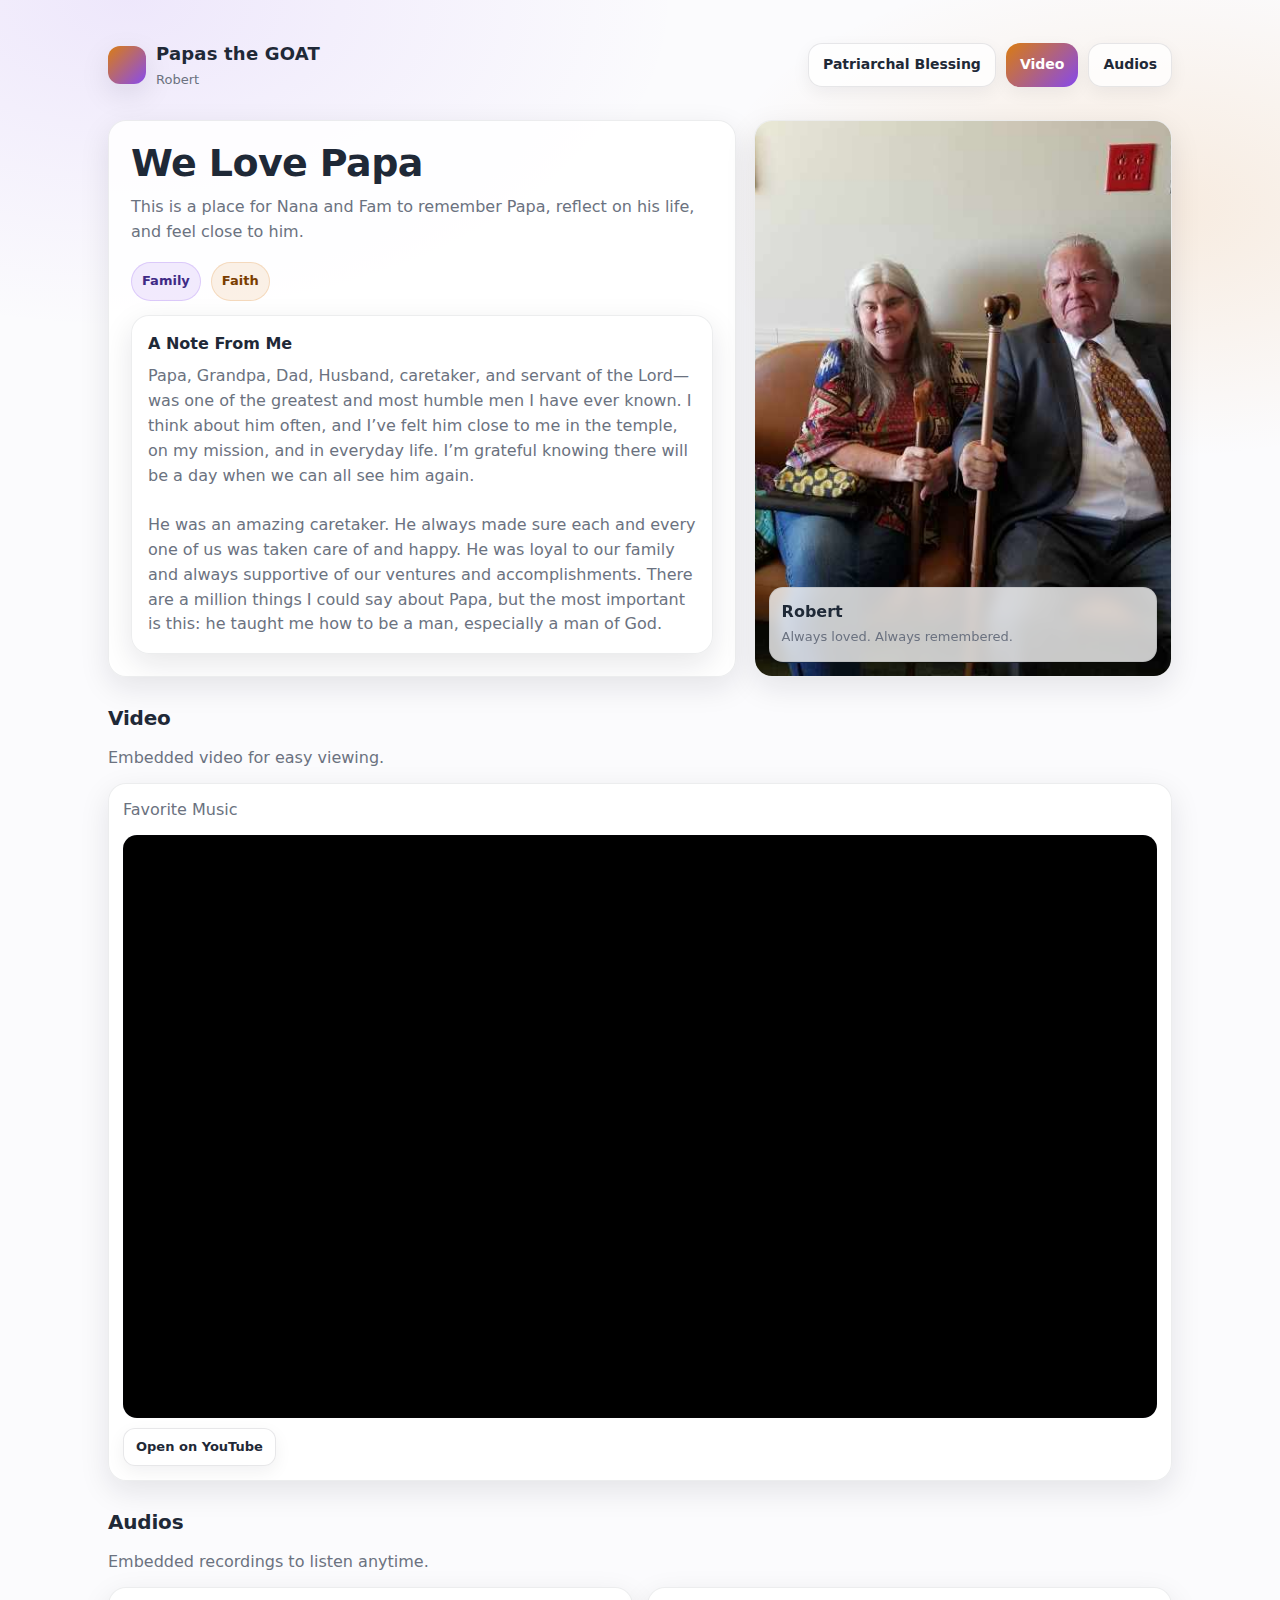
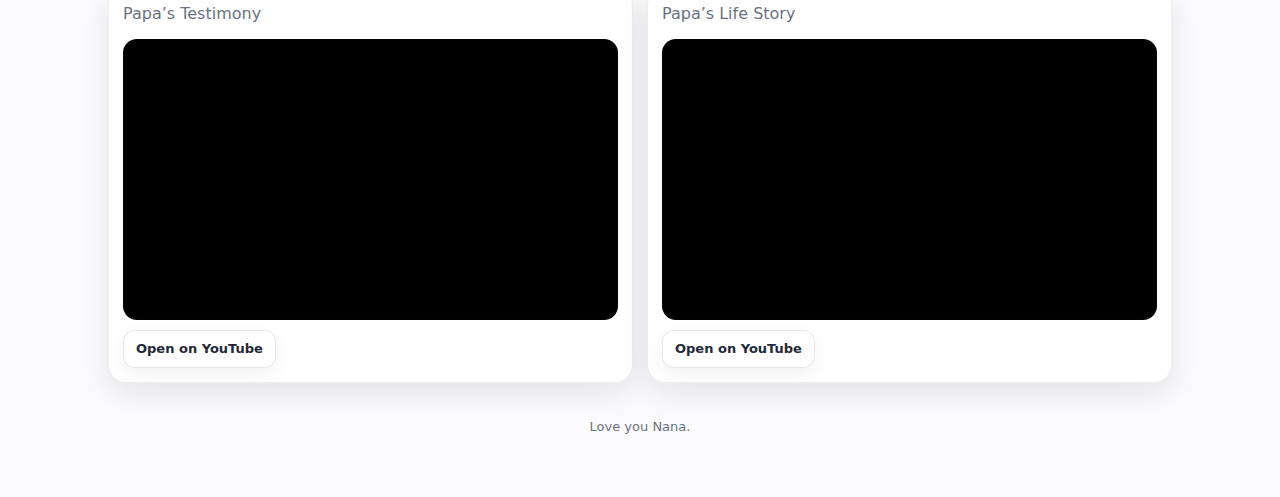
<file: index.html>
<!doctype html>
<html lang="en">
<head>
  <meta charset="utf-8" />
  <meta name="viewport" content="width=device-width, initial-scale=1" />
  <title>Memories of Papa</title>
  <link rel="stylesheet" href="styles.css" />
</head>
<body>
  <div class="container">
    <header class="header">
      <div class="brand">
        <div class="badge" aria-hidden="true"></div>
        <div>
          <h1>Papas the GOAT</h1>
          <p>Robert</p>
        </div>
      </div>

      <nav class="nav" aria-label="Main navigation">
        <a class="btn" href="blessing.html">Patriarchal Blessing</a>
        <a class="btn primary" href="#video">Video</a>
        <a class="btn" href="#audios">Audios</a>
      </nav>
    </header>

    <section class="hero">
      <div class="card hero-left">
        <h2 class="hero-title">We Love Papa</h2>

        <p class="hero-sub">
          This is a place for Nana and Fam to remember Papa, reflect on his life,
          and feel close to him.
        </p>

        <div class="pills">
          <div class="pill">Family</div>
          <div class="pill alt">Faith</div>
        </div>

        <div class="card note" style="margin-top:14px;">
          <h3>A Note From Me</h3>
          <p>
            Papa, Grandpa, Dad, Husband, caretaker, and servant of the Lord—was one of the greatest
            and most humble men I have ever known. I think about him often, and I’ve felt him close
            to me in the temple, on my mission, and in everyday life. I’m grateful knowing there will
            be a day when we can all see him again.
            <br><br>
            He was an amazing caretaker. He always made sure each and every one of us was taken care
            of and happy. He was loyal to our family and always supportive of our ventures and
            accomplishments. There are a million things I could say about Papa, but the most important
            is this: he taught me how to be a man, especially a man of God.
          </p>
        </div>
      </div>

      <div class="card hero-right">
        <img class="hero-img" src="assets/hero-robert.jpg" alt="Papa" />
        <div class="hero-overlay">
          <strong>Robert</strong>
          <span>Always loved. Always remembered.</span>
        </div>
      </div>
    </section>

    <section class="section" id="video">
      <h2>Video</h2>
      <p>Embedded video for easy viewing.</p>

      <div class="card video-card">
        <p class="video-title">Favorite Music</p>
        <div class="video-wrap">
          <iframe
            src="https://www.youtube-nocookie.com/embed/MsuROb4x7Is"
            title="Family Video"
            allow="accelerometer; autoplay; clipboard-write; encrypted-media; gyroscope; picture-in-picture; web-share"
            allowfullscreen>
          </iframe>
        </div>
        <div style="margin-top:10px;">
          <a class="btn small"
             href="https://youtu.be/MsuROb4x7Is?si=MFqst5Q8TCXYOKnO"
             target="_blank" rel="noopener">
            Open on YouTube
          </a>
        </div>
      </div>
    </section>

    <section class="section" id="audios">
      <h2>Audios</h2>
      <p>Embedded recordings to listen anytime.</p>

      <div class="embed-grid">
        <div class="card video-card">
          <p class="video-title">Papa’s Testimony</p>
          <div class="video-wrap">
            <iframe
              src="https://www.youtube-nocookie.com/embed/6gXrvjrP7UU"
              title="Papa’s Testimony"
              allow="accelerometer; autoplay; clipboard-write; encrypted-media; gyroscope; picture-in-picture; web-share"
              allowfullscreen>
            </iframe>
          </div>
          <div style="margin-top:10px;">
            <a class="btn small"
               href="https://youtu.be/6gXrvjrP7UU"
               target="_blank" rel="noopener">
              Open on YouTube
            </a>
          </div>
        </div>

        <div class="card video-card">
          <p class="video-title">Papa’s Life Story</p>
          <div class="video-wrap">
            <iframe
              src="https://www.youtube-nocookie.com/embed/DHLgqj0ektI"
              title="Papa’s Life Story"
              allow="accelerometer; autoplay; clipboard-write; encrypted-media; gyroscope; picture-in-picture; web-share"
              allowfullscreen>
            </iframe>
          </div>
          <div style="margin-top:10px;">
            <a class="btn small"
               href="https://youtu.be/DHLgqj0ektI"
               target="_blank" rel="noopener">
              Open on YouTube
            </a>
          </div>
        </div>
      </div>
    </section>

    <footer class="footer">
      Love you Nana.
    </footer>
  </div>
</body>
</html>
</file>
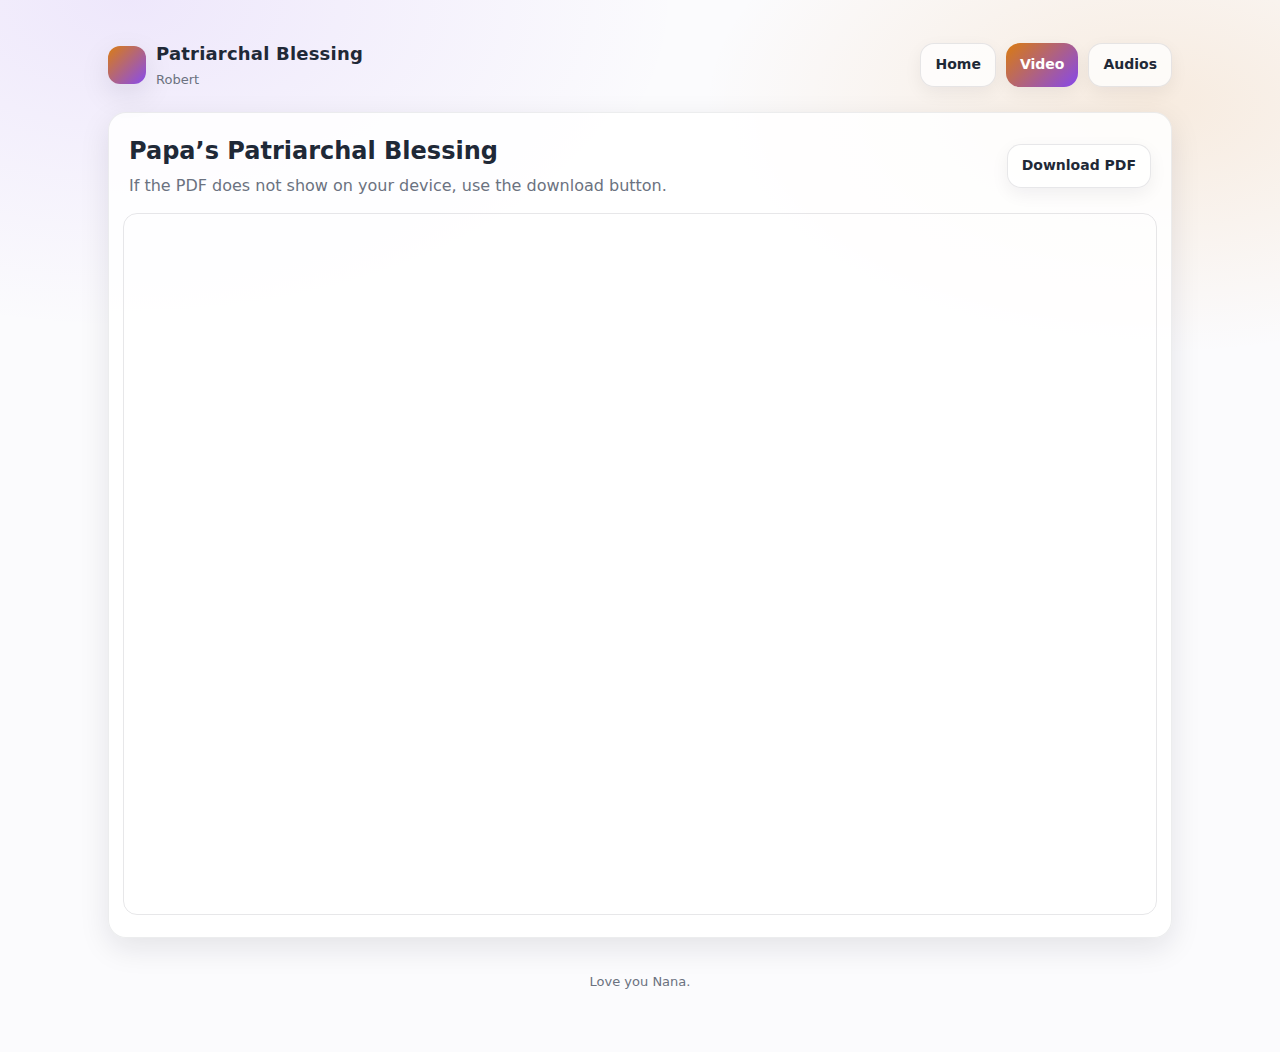
<file: blessing.html>
<!doctype html>
<html lang="en">
<head>
  <meta charset="utf-8" />
  <meta name="viewport" content="width=device-width, initial-scale=1" />
  <title>Patriarchal Blessing - We Love Papa (Robert)</title>
  <link rel="stylesheet" href="styles.css" />
</head>
<body>
  <div class="container">
    <header class="header">
      <div class="brand">
        <div class="badge" aria-hidden="true"></div>
        <div>
          <h1>Patriarchal Blessing</h1>
          <p>Robert</p>
        </div>
      </div>

      <nav class="nav" aria-label="Page navigation">
        <a class="btn" href="index.html">Home</a>
        <a class="btn primary" href="index.html#video">Video</a>
        <a class="btn" href="index.html#audios">Audios</a>
      </nav>
    </header>

    <section class="card pdf-wrap">
      <div style="display:flex; align-items:center; justify-content:space-between; gap:10px; flex-wrap:wrap; padding:6px 6px 14px;">
        <div>
          <h2 style="margin:0 0 4px;">Papa’s Patriarchal Blessing</h2>
          <p style="margin:0; color:var(--muted);">
            If the PDF does not show on your device, use the download button.
          </p>
        </div>
        <div>
          <a class="btn" href="assets/PatriarchalBlessing.pdf" download>Download PDF</a>
        </div>
      </div>

      <iframe class="pdf-frame"
              src="assets/PatriarchalBlessing.pdf"
              title="Patriarchal Blessing PDF">
      </iframe>
    </section>

    <footer class="footer">
      Love you Nana.
    </footer>
  </div>
</body>
</html>
</file>
<file: styles.css>
:root{
  --bg:#fbfbfd;
  --card:#ffffff;
  --text:#1f2937;
  --muted:#6b7280;
  --accent:#d97706;
  --accent2:#7c3aed;
  --shadow: 0 10px 30px rgba(17,24,39,.10);
  --ring: 0 0 0 4px rgba(217,119,6,.18);
  --radius:18px;
}

*{box-sizing:border-box}
html,body{margin:0;padding:0}

body{
  font-family: ui-sans-serif, system-ui, -apple-system, Segoe UI, Roboto, Helvetica, Arial;
  color:var(--text);
  background:
    radial-gradient(1000px 600px at 10% 0%, rgba(124,58,237,.10), transparent 55%),
    radial-gradient(900px 500px at 90% 10%, rgba(217,119,6,.12), transparent 50%),
    var(--bg);
  line-height:1.55;
}

a{color:inherit;text-decoration:none}
a:focus{outline:none; box-shadow:var(--ring); border-radius:12px}

.container{max-width:1100px;margin:0 auto;padding:28px 18px 60px}

.header{
  display:flex; align-items:center; justify-content:space-between; gap:14px;
  padding:12px 0 22px;
  flex-wrap:wrap;
}

.brand{display:flex; align-items:center; gap:10px}
.badge{
  width:38px; height:38px; border-radius:12px;
  background: linear-gradient(135deg, rgba(217,119,6,.95), rgba(124,58,237,.9));
  box-shadow: var(--shadow);
}
.brand h1{margin:0;font-size:18px; letter-spacing:.2px}
.brand p{margin:2px 0 0; color:var(--muted); font-size:13px}

.nav{display:flex; gap:10px; flex-wrap:wrap}

.btn{
  display:inline-flex; align-items:center; justify-content:center;
  padding:10px 14px;
  background: rgba(255,255,255,.75);
  border:1px solid rgba(17,24,39,.10);
  border-radius:14px;
  box-shadow: 0 6px 18px rgba(17,24,39,.06);
  transition: transform .15s ease, box-shadow .15s ease, background .15s ease;
  font-weight:650;
  font-size:14px;
}
.btn:hover{transform: translateY(-1px); box-shadow: var(--shadow); background:#fff}

.btn.primary{
  background: linear-gradient(135deg, rgba(217,119,6,.96), rgba(124,58,237,.92));
  color:#fff;
  border:none;
}
.btn.primary:hover{filter: brightness(1.03)}

.btn.small{padding:8px 12px; font-size:13px; border-radius:12px}

.card{
  background: rgba(255,255,255,.86);
  border:1px solid rgba(17,24,39,.08);
  border-radius: var(--radius);
  box-shadow: var(--shadow);
  overflow:hidden;
}

.hero{
  display:grid;
  grid-template-columns: 1.2fr .8fr;
  gap:18px;
  align-items:stretch;
  margin-top:8px;
}
@media (max-width: 860px){
  .hero{grid-template-columns:1fr}
}

.hero-left{padding:22px}
.hero-title{
  font-size:38px;
  line-height:1.1;
  margin:0 0 10px;
  letter-spacing:-.6px;
}
.hero-sub{
  margin:0 0 18px;
  color:var(--muted);
  max-width:60ch;
}

.pills{display:flex; flex-wrap:wrap; gap:10px; margin-top:14px}
.pill{
  display:inline-flex; align-items:center;
  padding:8px 10px;
  border-radius:999px;
  background: rgba(124,58,237,.10);
  border:1px solid rgba(124,58,237,.18);
  color:#3f2a86;
  font-weight:650;
  font-size:13px;
}
.pill.alt{
  background: rgba(217,119,6,.10);
  border-color: rgba(217,119,6,.18);
  color:#7a3d00;
}

.hero-right{position:relative}
.hero-img{
  width:100%;
  height:100%;
  min-height:360px;
  object-fit:cover;
  display:block;
}
.hero-overlay{
  position:absolute; inset:auto 14px 14px 14px;
  background: rgba(255,255,255,.78);
  border:1px solid rgba(17,24,39,.08);
  border-radius:14px;
  padding:12px;
  backdrop-filter: blur(6px);
}
.hero-overlay strong{display:block}
.hero-overlay span{color:var(--muted); font-size:13px}

.section{margin-top:26px}
.section h2{margin:0 0 12px; font-size:20px; letter-spacing:-.2px}
.section p{margin:0 0 12px; color:var(--muted)}

.note{padding:16px}
.note h3{margin:0 0 8px; font-size:16px}
.note p{margin:0; color:var(--muted)}

.embed-grid{
  display:grid;
  grid-template-columns: 1fr 1fr;
  gap:14px;
}
@media (max-width: 860px){
  .embed-grid{grid-template-columns:1fr}
}

.video-card{padding:14px}
.video-title{margin:0 0 10px; font-size:16px}
.video-wrap{
  position:relative;
  width:100%;
  padding-top:56.25%;
  border-radius:14px;
  overflow:hidden;
  border:1px solid rgba(17,24,39,.10);
  background:#000;
}
.video-wrap iframe{
  position:absolute; inset:0;
  width:100%; height:100%;
  border:0;
}

.footer{
  margin-top:34px;
  color:var(--muted);
  font-size:13px;
  text-align:center;
}

/* Blessing page */
.pdf-wrap{padding:14px}
.pdf-frame{
  width:100%;
  height:78vh;
  border:1px solid rgba(17,24,39,.10);
  border-radius:14px;
}
</file>
